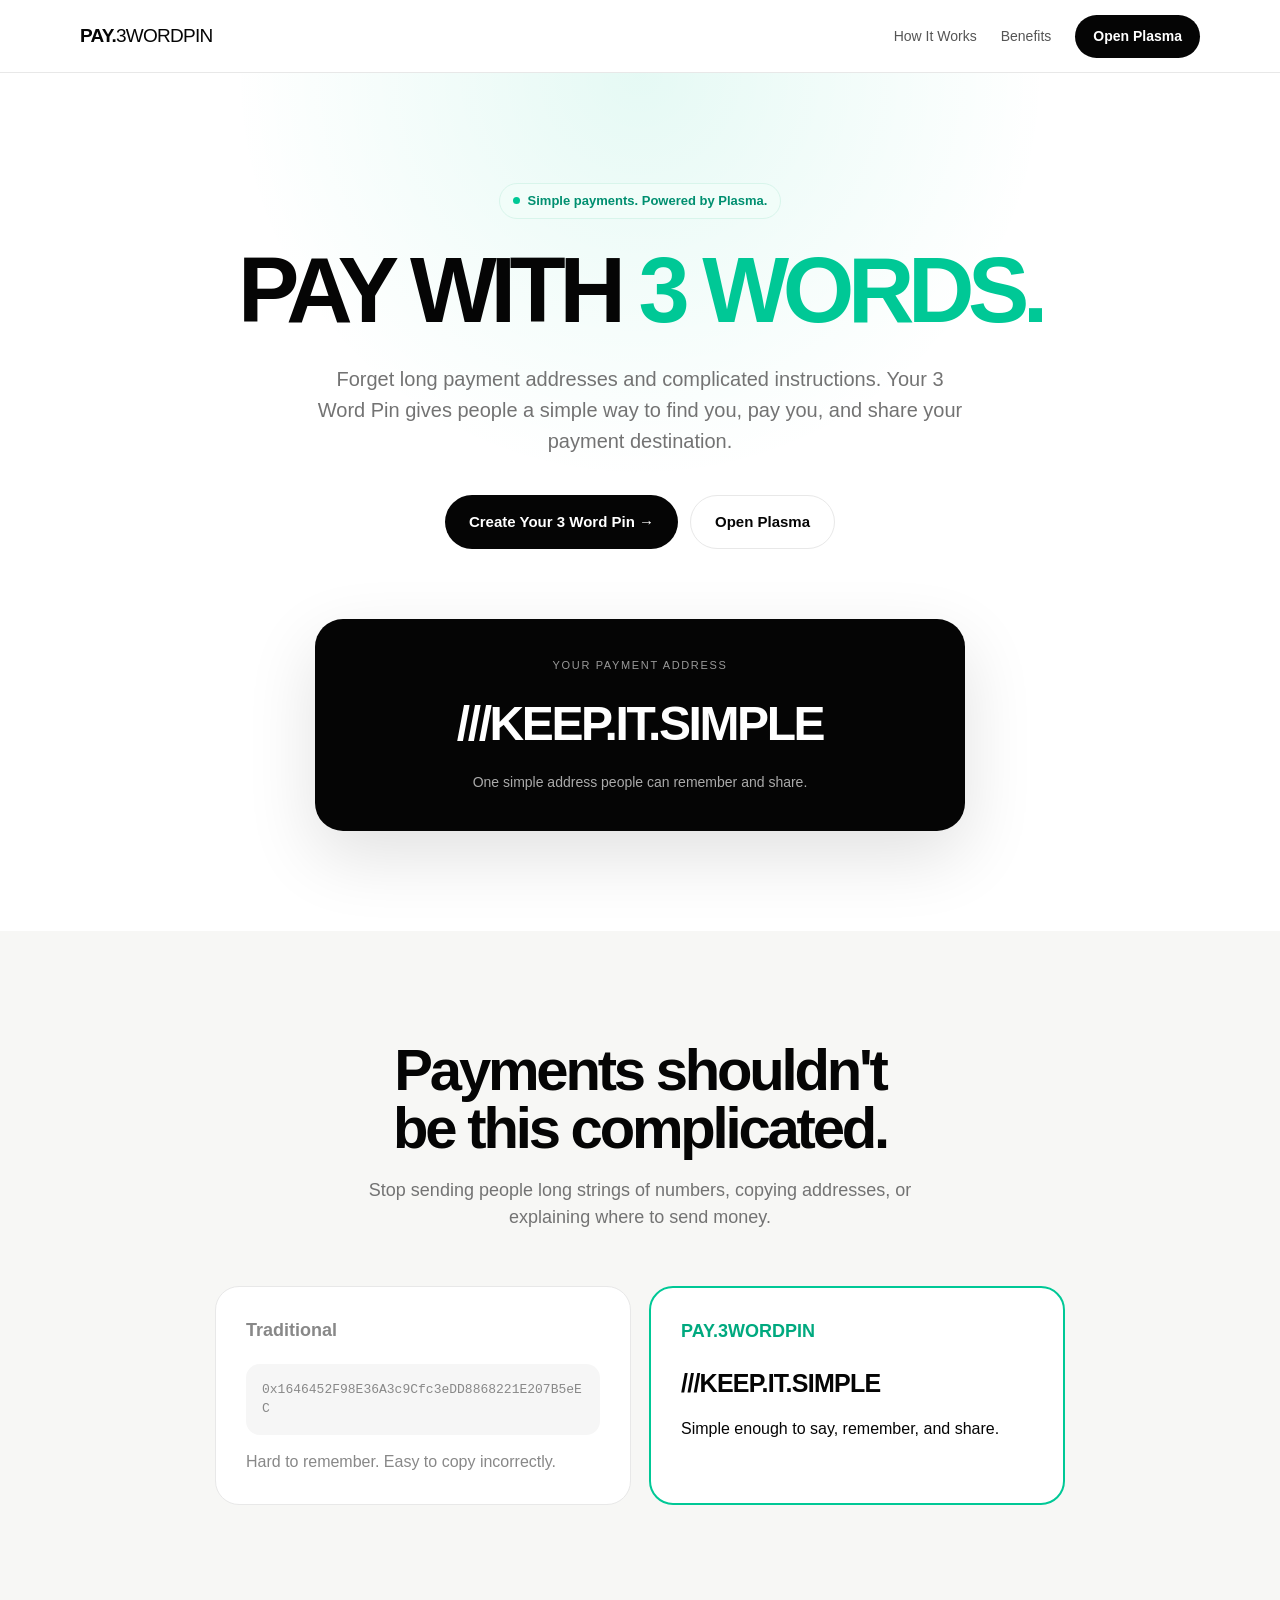
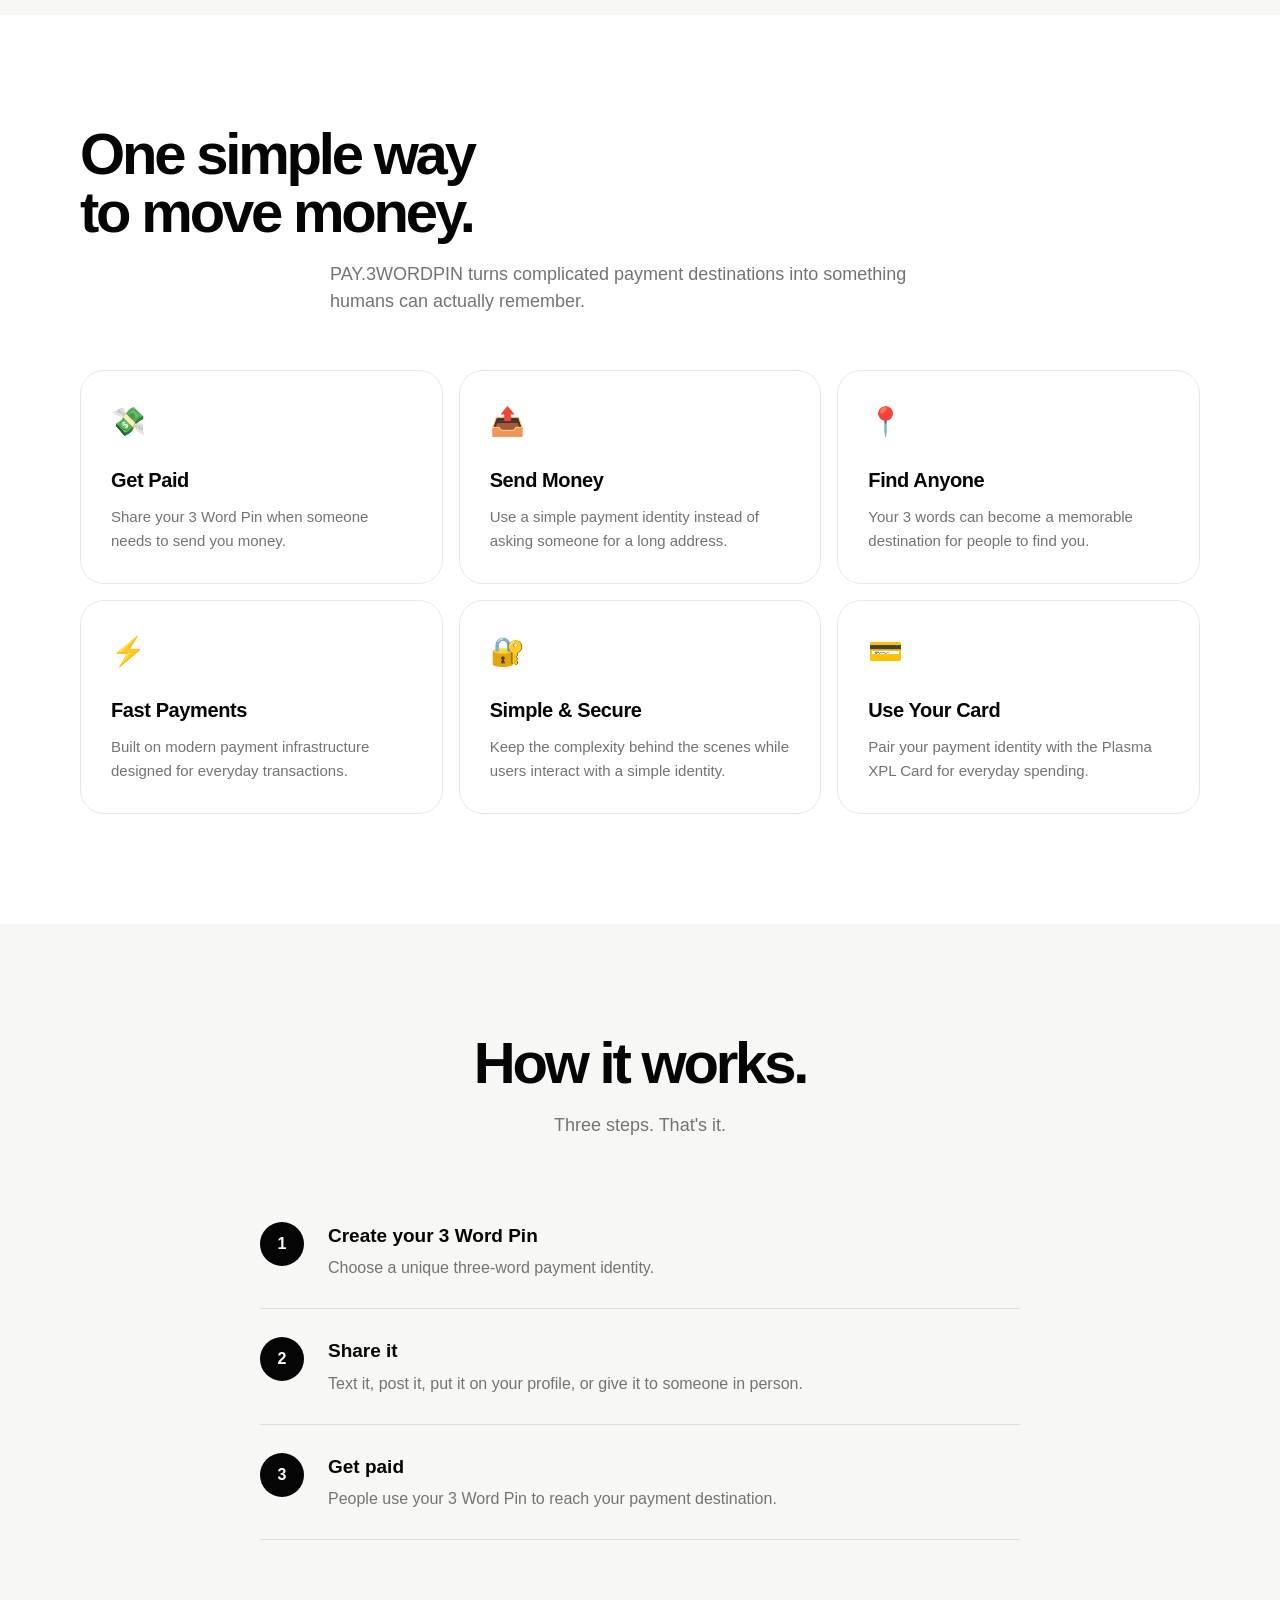
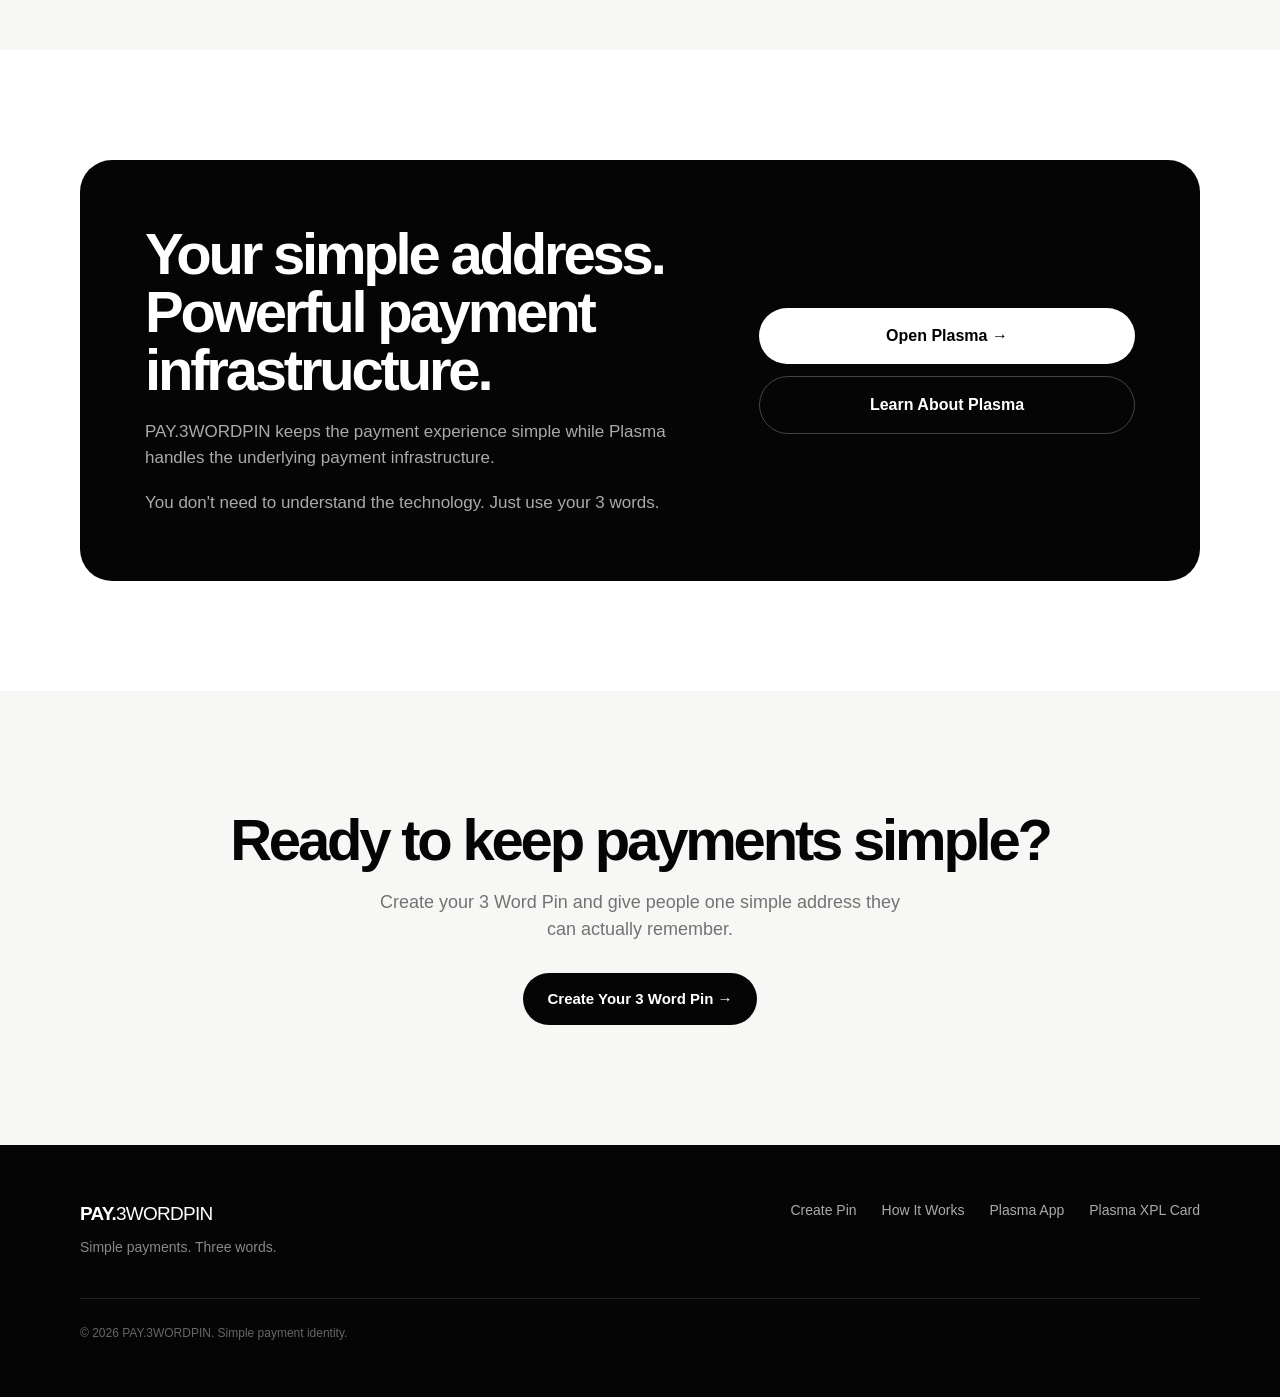
<file: frontend/index.html>
<!DOCTYPE html>
<html lang="en">
<head>
  <meta charset="UTF-8" />
  <meta name="viewport" content="width=device-width, initial-scale=1.0" />

  <title>PAY.3WORDPIN — Pay With 3 Words</title>

  <meta
    name="description"
    content="PAY.3WORDPIN makes payments simple. Share a 3 Word Pin instead of complicated payment addresses."
  />

  <style>
    * {
      box-sizing: border-box;
      margin: 0;
      padding: 0;
    }

    :root {
      --black: #050505;
      --white: #ffffff;
      --soft: #f7f7f5;
      --muted: #737373;
      --border: #e8e8e8;
      --accent: #00c896;
      --accent-dark: #00a97f;
    }

    body {
      font-family:
        -apple-system,
        BlinkMacSystemFont,
        "Segoe UI",
        Roboto,
        Helvetica,
        Arial,
        sans-serif;
      background: var(--white);
      color: var(--black);
      line-height: 1.5;
      -webkit-font-smoothing: antialiased;
    }

    a {
      color: inherit;
      text-decoration: none;
    }

    .container {
      width: min(1120px, calc(100% - 40px));
      margin: 0 auto;
    }

    /* NAV */

    .navbar {
      position: sticky;
      top: 0;
      z-index: 100;
      background: rgba(255,255,255,.9);
      backdrop-filter: blur(16px);
      border-bottom: 1px solid var(--border);
    }

    .nav-content {
      height: 72px;
      display: flex;
      align-items: center;
      justify-content: space-between;
    }

    .logo {
      font-size: 19px;
      font-weight: 800;
      letter-spacing: -0.04em;
    }

    .logo span {
      font-weight: 400;
    }

    .nav-links {
      display: flex;
      align-items: center;
      gap: 24px;
    }

    .nav-links a:not(.nav-button) {
      font-size: 14px;
      color: #555;
    }

    .nav-button {
      background: var(--black);
      color: white;
      padding: 11px 18px;
      border-radius: 999px;
      font-size: 14px;
      font-weight: 600;
    }

    /* HERO */

    .hero {
      padding: 110px 0 100px;
      text-align: center;
      background:
        radial-gradient(
          circle at 50% 0%,
          rgba(0,200,150,.10),
          transparent 38%
        );
    }

    .eyebrow {
      display: inline-flex;
      align-items: center;
      gap: 8px;
      background: #f1fdf9;
      border: 1px solid #d8f5eb;
      color: #008f70;
      padding: 7px 13px;
      border-radius: 999px;
      font-size: 13px;
      font-weight: 600;
      margin-bottom: 28px;
    }

    .eyebrow-dot {
      width: 7px;
      height: 7px;
      border-radius: 50%;
      background: var(--accent);
    }

    .hero h1 {
      max-width: 850px;
      margin: 0 auto;
      font-size: clamp(52px, 8vw, 92px);
      line-height: .95;
      letter-spacing: -.07em;
      font-weight: 800;
    }

    .hero h1 .green {
      color: var(--accent);
    }

    .hero-subtitle {
      max-width: 650px;
      margin: 30px auto 0;
      font-size: 20px;
      color: var(--muted);
      line-height: 1.55;
    }

    .hero-actions {
      display: flex;
      justify-content: center;
      gap: 12px;
      margin-top: 38px;
      flex-wrap: wrap;
    }

    .primary-button {
      display: inline-flex;
      align-items: center;
      justify-content: center;
      background: var(--black);
      color: white;
      padding: 15px 24px;
      border-radius: 999px;
      font-size: 15px;
      font-weight: 700;
      transition: transform .2s ease;
    }

    .primary-button:hover {
      transform: translateY(-2px);
    }

    .secondary-button {
      display: inline-flex;
      align-items: center;
      justify-content: center;
      background: white;
      color: var(--black);
      border: 1px solid var(--border);
      padding: 15px 24px;
      border-radius: 999px;
      font-size: 15px;
      font-weight: 700;
    }

    /* 3 WORD DEMO */

    .pin-demo {
      margin: 70px auto 0;
      max-width: 650px;
      background: var(--black);
      border-radius: 28px;
      padding: 38px;
      color: white;
      box-shadow: 0 25px 70px rgba(0,0,0,.12);
    }

    .pin-label {
      color: #999;
      text-transform: uppercase;
      font-size: 11px;
      letter-spacing: .15em;
      margin-bottom: 14px;
    }

    .pin {
      font-size: clamp(28px, 5vw, 48px);
      font-weight: 800;
      letter-spacing: -.05em;
    }

    .pin-description {
      margin-top: 12px;
      color: #aaa;
      font-size: 14px;
    }

    /* PROBLEM */

    .problem {
      padding: 110px 0;
      background: var(--soft);
      text-align: center;
    }

    .problem h2,
    .benefits h2,
    .how h2,
    .plasma h2,
    .cta h2 {
      font-size: clamp(36px, 5vw, 58px);
      line-height: 1;
      letter-spacing: -.055em;
      font-weight: 800;
    }

    .section-subtitle {
      max-width: 620px;
      margin: 20px auto 0;
      color: var(--muted);
      font-size: 18px;
    }

    .comparison {
      display: grid;
      grid-template-columns: 1fr 1fr;
      gap: 18px;
      max-width: 850px;
      margin: 55px auto 0;
    }

    .comparison-card {
      background: white;
      border: 1px solid var(--border);
      border-radius: 24px;
      padding: 30px;
      text-align: left;
    }

    .comparison-card h3 {
      font-size: 18px;
      margin-bottom: 20px;
    }

    .bad {
      color: #888;
    }

    .good {
      border: 2px solid var(--accent);
    }

    .good h3 {
      color: var(--accent-dark);
    }

    .address {
      padding: 16px;
      background: #f6f6f6;
      border-radius: 14px;
      font-family: monospace;
      font-size: 13px;
      word-break: break-all;
    }

    .three-word {
      font-size: 25px;
      font-weight: 800;
      letter-spacing: -.03em;
    }

    /* BENEFITS */

    .benefits {
      padding: 110px 0;
    }

    .benefit-grid {
      display: grid;
      grid-template-columns: repeat(3, 1fr);
      gap: 16px;
      margin-top: 55px;
    }

    .benefit-card {
      padding: 30px;
      border: 1px solid var(--border);
      border-radius: 24px;
      background: white;
    }

    .benefit-icon {
      font-size: 28px;
      margin-bottom: 22px;
    }

    .benefit-card h3 {
      font-size: 20px;
      letter-spacing: -.02em;
      margin-bottom: 10px;
    }

    .benefit-card p {
      color: var(--muted);
      font-size: 15px;
      line-height: 1.6;
    }

    /* HOW IT WORKS */

    .how {
      padding: 110px 0;
      background: var(--soft);
    }

    .steps {
      max-width: 760px;
      margin: 55px auto 0;
    }

    .step {
      display: flex;
      gap: 24px;
      padding: 28px 0;
      border-bottom: 1px solid #ddd;
    }

    .step-number {
      flex: 0 0 44px;
      width: 44px;
      height: 44px;
      border-radius: 50%;
      display: flex;
      align-items: center;
      justify-content: center;
      background: var(--black);
      color: white;
      font-weight: 700;
    }

    .step h3 {
      font-size: 19px;
      margin-bottom: 6px;
    }

    .step p {
      color: var(--muted);
    }

    /* PLASMA */

    .plasma {
      padding: 110px 0;
    }

    .plasma-card {
      background: var(--black);
      color: white;
      border-radius: 32px;
      padding: 65px;
      display: grid;
      grid-template-columns: 1.2fr .8fr;
      gap: 50px;
      align-items: center;
    }

    .plasma-card h2 {
      color: white;
    }

    .plasma-card p {
      color: #aaa;
      font-size: 17px;
      margin-top: 20px;
      max-width: 550px;
    }

    .plasma-actions {
      display: flex;
      flex-direction: column;
      gap: 12px;
    }

    .plasma-button {
      background: white;
      color: black;
      padding: 16px 22px;
      border-radius: 999px;
      text-align: center;
      font-weight: 700;
    }

    .plasma-button.outline {
      background: transparent;
      color: white;
      border: 1px solid #444;
    }

    /* CTA */

    .cta {
      padding: 120px 0;
      text-align: center;
      background: var(--soft);
    }

    .cta p {
      max-width: 550px;
      margin: 20px auto 30px;
      color: var(--muted);
      font-size: 18px;
    }

    /* FOOTER */

    footer {
      background: var(--black);
      color: white;
      padding: 55px 0;
    }

    .footer-content {
      display: flex;
      justify-content: space-between;
      gap: 40px;
      align-items: flex-start;
    }

    .footer-left p {
      margin-top: 8px;
      color: #888;
      font-size: 14px;
    }

    .footer-links {
      display: flex;
      gap: 25px;
      flex-wrap: wrap;
    }

    .footer-links a {
      color: #aaa;
      font-size: 14px;
    }

    .footer-links a:hover {
      color: white;
    }

    .footer-bottom {
      border-top: 1px solid #222;
      margin-top: 40px;
      padding-top: 25px;
      color: #666;
      font-size: 12px;
    }

    /* MOBILE */

    @media (max-width: 800px) {

      .nav-links a:not(.nav-button) {
        display: none;
      }

      .hero {
        padding: 80px 0;
      }

      .hero-subtitle {
        font-size: 17px;
      }

      .comparison,
      .benefit-grid,
      .plasma-card {
        grid-template-columns: 1fr;
      }

      .plasma-card {
        padding: 35px 25px;
      }

      .footer-content {
        flex-direction: column;
      }

      .pin-demo {
        padding: 28px 20px;
      }
    }
  </style>
</head>

<body>

  <!-- NAV -->

  <nav class="navbar">
    <div class="container">
      <div class="nav-content">

        <a href="/" class="logo">
          PAY.<span>3WORDPIN</span>
        </a>

        <div class="nav-links">
          <a href="#how">How It Works</a>
          <a href="#benefits">Benefits</a>

          <a
            href="https://plasma.to"
            target="_blank"
            rel="noopener noreferrer"
            class="nav-button"
          >
            Open Plasma
          </a>
        </div>

      </div>
    </div>
  </nav>


  <!-- HERO -->

  <section class="hero">

    <div class="container">

      <div class="eyebrow">
        <span class="eyebrow-dot"></span>
        Simple payments. Powered by Plasma.
      </div>

      <h1>
        PAY WITH
        <span class="green">3 WORDS.</span>
      </h1>

      <p class="hero-subtitle">
        Forget long payment addresses and complicated instructions.
        Your 3 Word Pin gives people a simple way to find you,
        pay you, and share your payment destination.
      </p>

      <div class="hero-actions">

        <a href="/create" class="primary-button">
          Create Your 3 Word Pin →
        </a>

        <a
          href="https://plasma.to"
          target="_blank"
          rel="noopener noreferrer"
          class="secondary-button"
        >
          Open Plasma
        </a>

      </div>


      <!-- PIN DEMO -->

      <div class="pin-demo">

        <div class="pin-label">
          Your payment address
        </div>

        <div class="pin">
          ///KEEP.IT.SIMPLE
        </div>

        <div class="pin-description">
          One simple address people can remember and share.
        </div>

      </div>

    </div>

  </section>


  <!-- PROBLEM -->

  <section class="problem">

    <div class="container">

      <h2>
        Payments shouldn't<br />
        be this complicated.
      </h2>

      <p class="section-subtitle">
        Stop sending people long strings of numbers,
        copying addresses, or explaining where to send money.
      </p>


      <div class="comparison">

        <div class="comparison-card bad">

          <h3>Traditional</h3>

          <div class="address">
            0x1646452F98E36A3c9Cfc3eDD8868221E207B5eEC
          </div>

          <p style="margin-top:15px;">
            Hard to remember. Easy to copy incorrectly.
          </p>

        </div>


        <div class="comparison-card good">

          <h3>PAY.3WORDPIN</h3>

          <div class="three-word">
            ///KEEP.IT.SIMPLE
          </div>

          <p style="margin-top:15px;">
            Simple enough to say, remember, and share.
          </p>

        </div>

      </div>

    </div>

  </section>


  <!-- BENEFITS -->

  <section class="benefits" id="benefits">

    <div class="container">

      <h2>
        One simple way<br />
        to move money.
      </h2>

      <p class="section-subtitle">
        PAY.3WORDPIN turns complicated payment destinations
        into something humans can actually remember.
      </p>


      <div class="benefit-grid">

        <div class="benefit-card">

          <div class="benefit-icon">💸</div>

          <h3>Get Paid</h3>

          <p>
            Share your 3 Word Pin when someone needs
            to send you money.
          </p>

        </div>


        <div class="benefit-card">

          <div class="benefit-icon">📤</div>

          <h3>Send Money</h3>

          <p>
            Use a simple payment identity instead of
            asking someone for a long address.
          </p>

        </div>


        <div class="benefit-card">

          <div class="benefit-icon">📍</div>

          <h3>Find Anyone</h3>

          <p>
            Your 3 words can become a memorable
            destination for people to find you.
          </p>

        </div>


        <div class="benefit-card">

          <div class="benefit-icon">⚡</div>

          <h3>Fast Payments</h3>

          <p>
            Built on modern payment infrastructure
            designed for everyday transactions.
          </p>

        </div>


        <div class="benefit-card">

          <div class="benefit-icon">🔐</div>

          <h3>Simple & Secure</h3>

          <p>
            Keep the complexity behind the scenes
            while users interact with a simple identity.
          </p>

        </div>


        <div class="benefit-card">

          <div class="benefit-icon">💳</div>

          <h3>Use Your Card</h3>

          <p>
            Pair your payment identity with the
            Plasma XPL Card for everyday spending.
          </p>

        </div>

      </div>

    </div>

  </section>


  <!-- HOW IT WORKS -->

  <section class="how" id="how">

    <div class="container">

      <h2 style="text-align:center;">
        How it works.
      </h2>

      <p class="section-subtitle" style="text-align:center;">
        Three steps. That's it.
      </p>


      <div class="steps">

        <div class="step">

          <div class="step-number">1</div>

          <div>

            <h3>Create your 3 Word Pin</h3>

            <p>
              Choose a unique three-word payment identity.
            </p>

          </div>

        </div>


        <div class="step">

          <div class="step-number">2</div>

          <div>

            <h3>Share it</h3>

            <p>
              Text it, post it, put it on your profile,
              or give it to someone in person.
            </p>

          </div>

        </div>


        <div class="step">

          <div class="step-number">3</div>

          <div>

            <h3>Get paid</h3>

            <p>
              People use your 3 Word Pin to reach
              your payment destination.
            </p>

          </div>

        </div>

      </div>

    </div>

  </section>


  <!-- PLASMA -->

  <section class="plasma">

    <div class="container">

      <div class="plasma-card">

        <div>

          <h2>
            Your simple address.<br />
            Powerful payment infrastructure.
          </h2>

          <p>
            PAY.3WORDPIN keeps the payment experience
            simple while Plasma handles the underlying
            payment infrastructure.
          </p>

          <p>
            You don't need to understand the technology.
            Just use your 3 words.
          </p>

        </div>


        <div class="plasma-actions">

          <a
            href="https://plasma.to"
            target="_blank"
            rel="noopener noreferrer"
            class="plasma-button"
          >
            Open Plasma →
          </a>

          <a
            href="https://plasma.to"
            target="_blank"
            rel="noopener noreferrer"
            class="plasma-button outline"
          >
            Learn About Plasma
          </a>

        </div>

      </div>

    </div>

  </section>


  <!-- CTA -->

  <section class="cta">

    <div class="container">

      <h2>
        Ready to keep payments simple?
      </h2>

      <p>
        Create your 3 Word Pin and give people
        one simple address they can actually remember.
      </p>

      <a href="/create" class="primary-button">
        Create Your 3 Word Pin →
      </a>

    </div>

  </section>


  <!-- FOOTER -->

  <footer>

    <div class="container">

      <div class="footer-content">

        <div class="footer-left">

          <div class="logo">
            PAY.<span>3WORDPIN</span>
          </div>

          <p>
            Simple payments. Three words.
          </p>

        </div>


        <div class="footer-links">

          <a href="/create">
            Create Pin
          </a>

          <a href="/how-it-works">
            How It Works
          </a>

          <a
            href="https://plasma.to"
            target="_blank"
            rel="noopener noreferrer"
          >
            Plasma App
          </a>

          <a
            href="https://plasma.to"
            target="_blank"
            rel="noopener noreferrer"
          >
            Plasma XPL Card
          </a>

        </div>

      </div>


      <div class="footer-bottom">

        © 2026 PAY.3WORDPIN. Simple payment identity.

      </div>

    </div>

  </footer>

</body>
</html>
</file>
